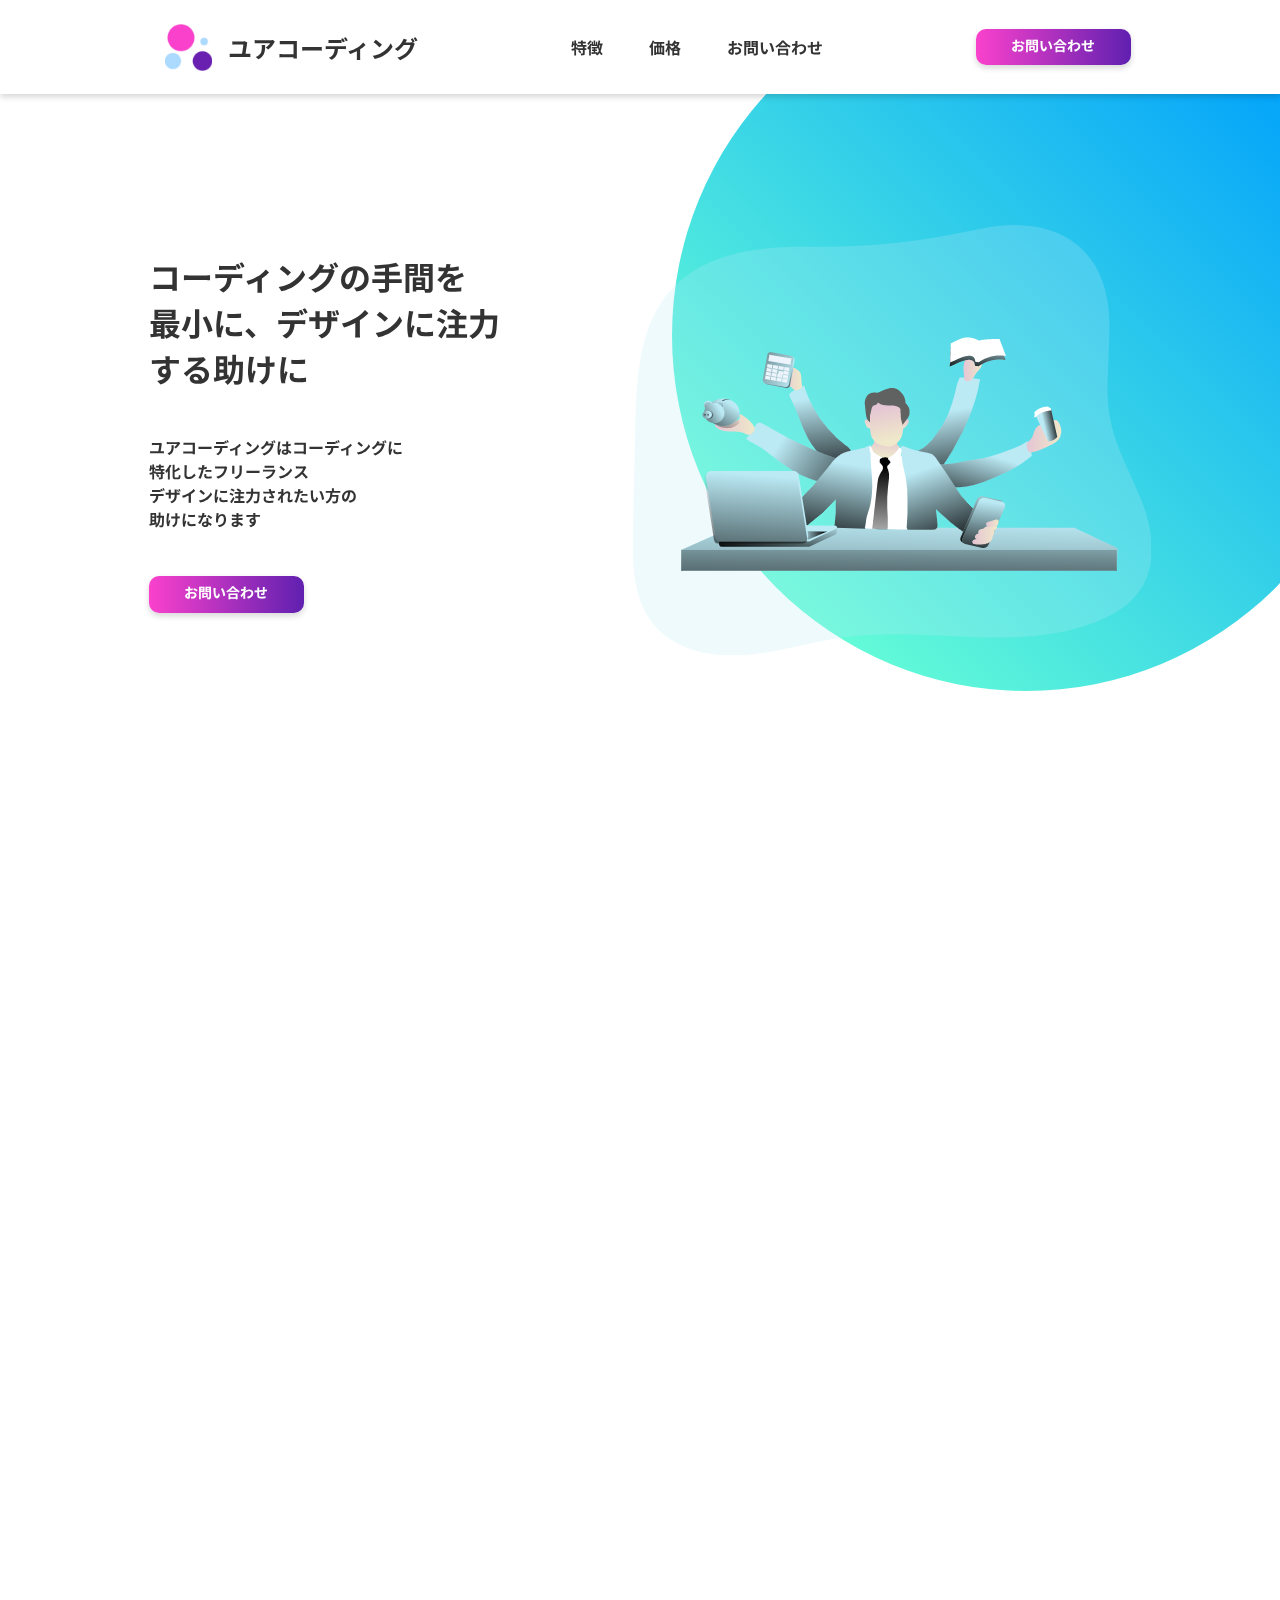
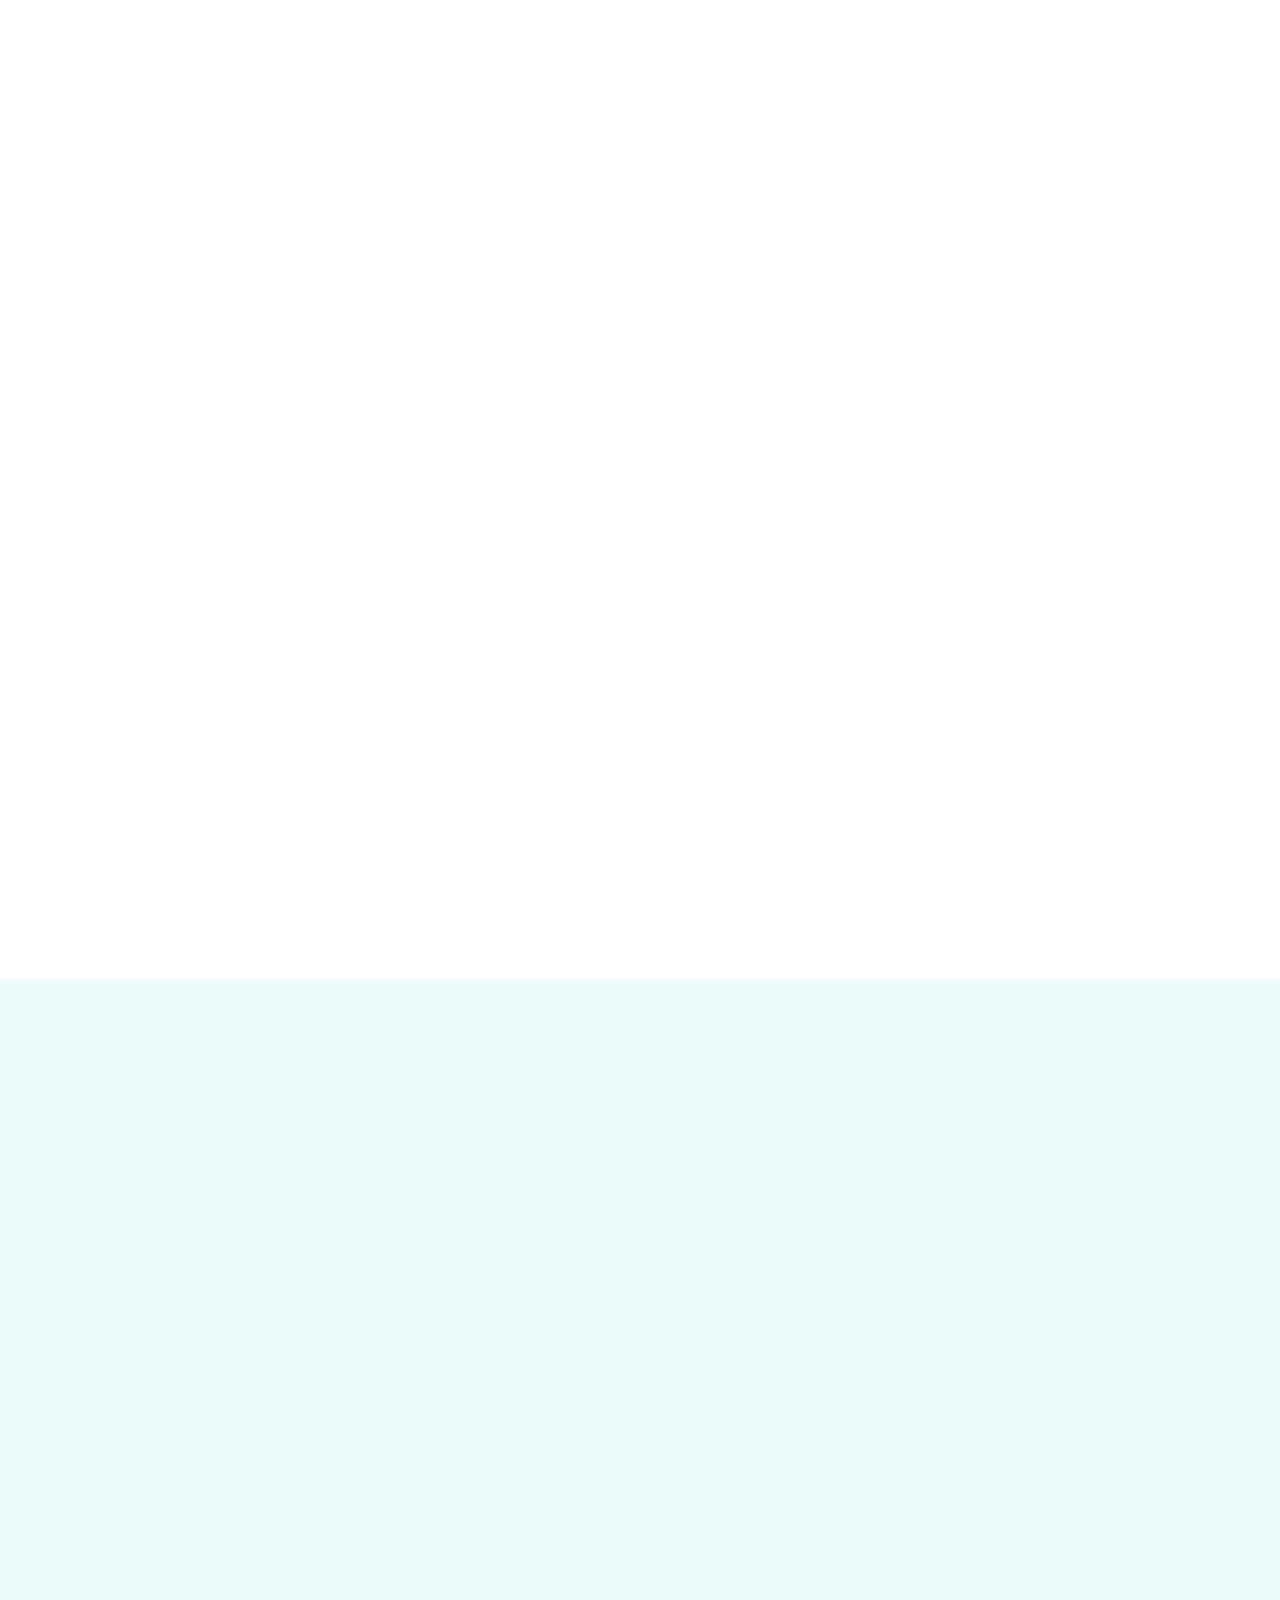
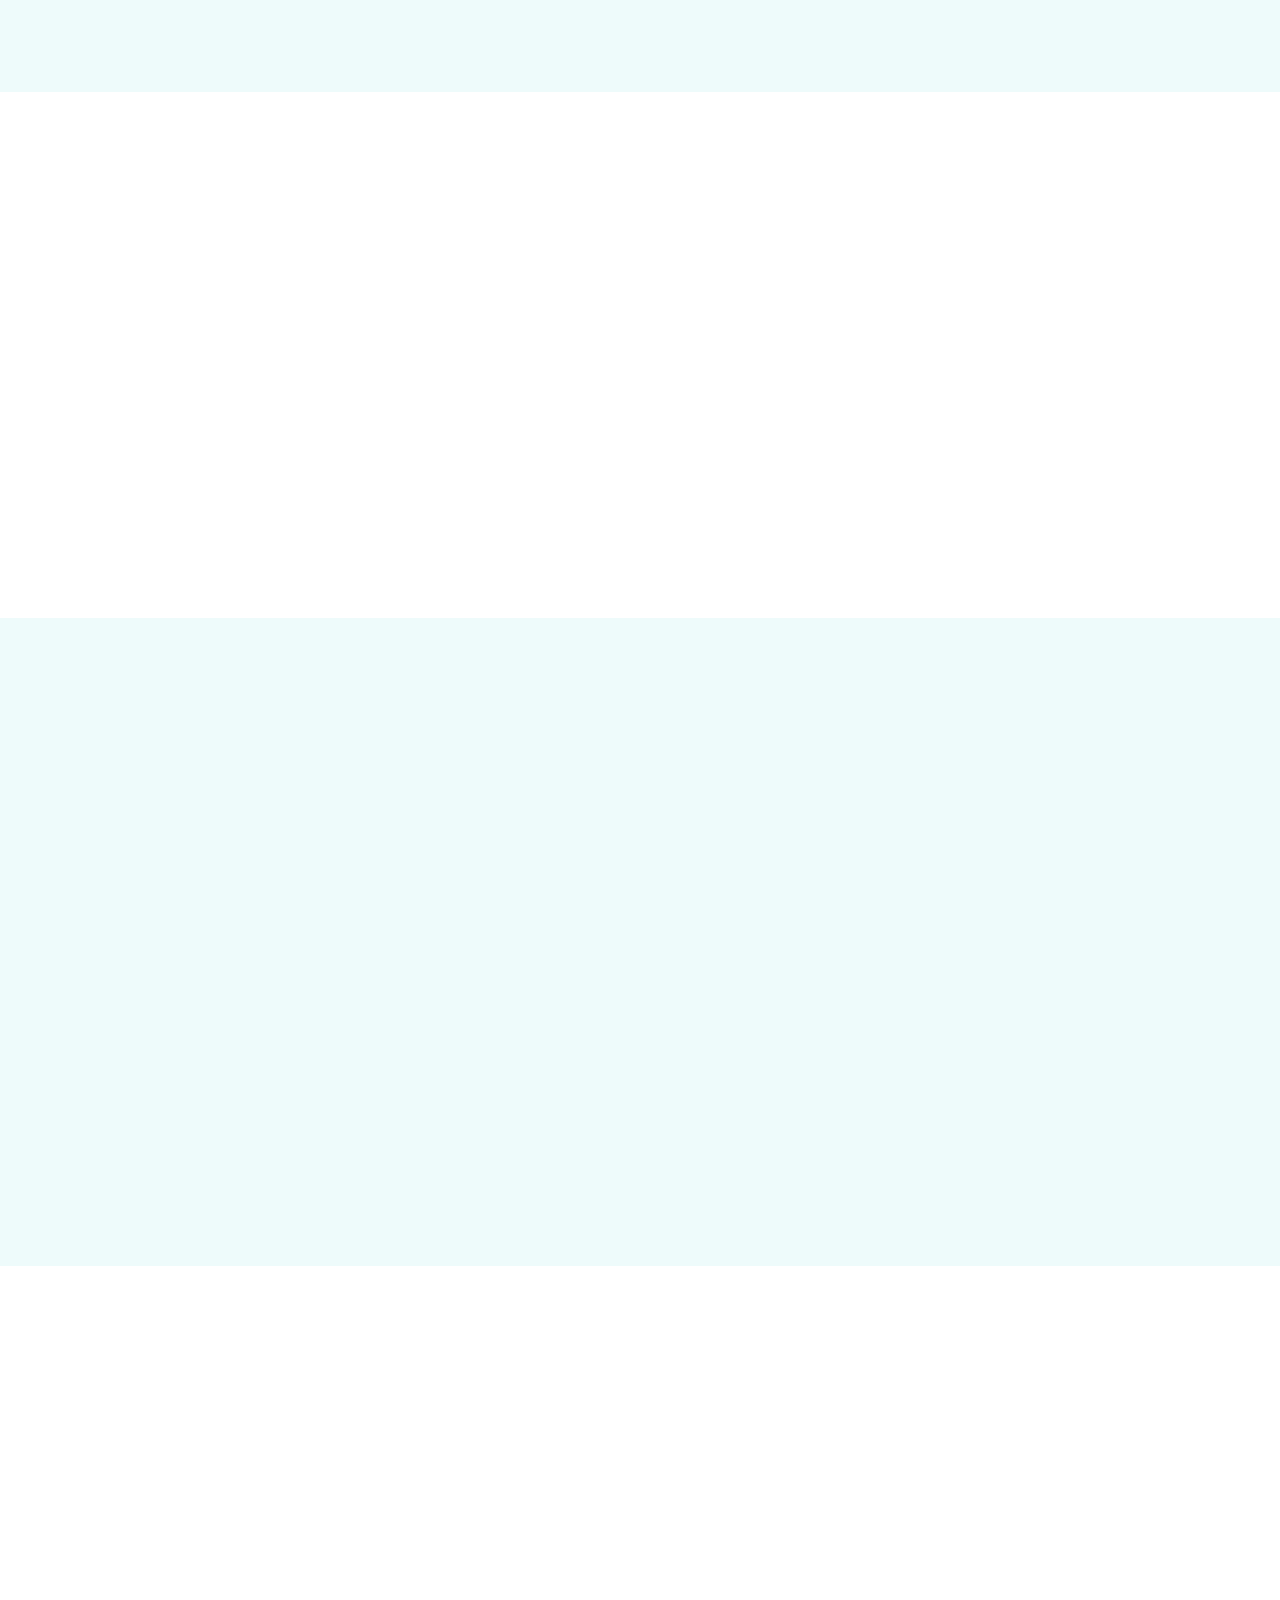
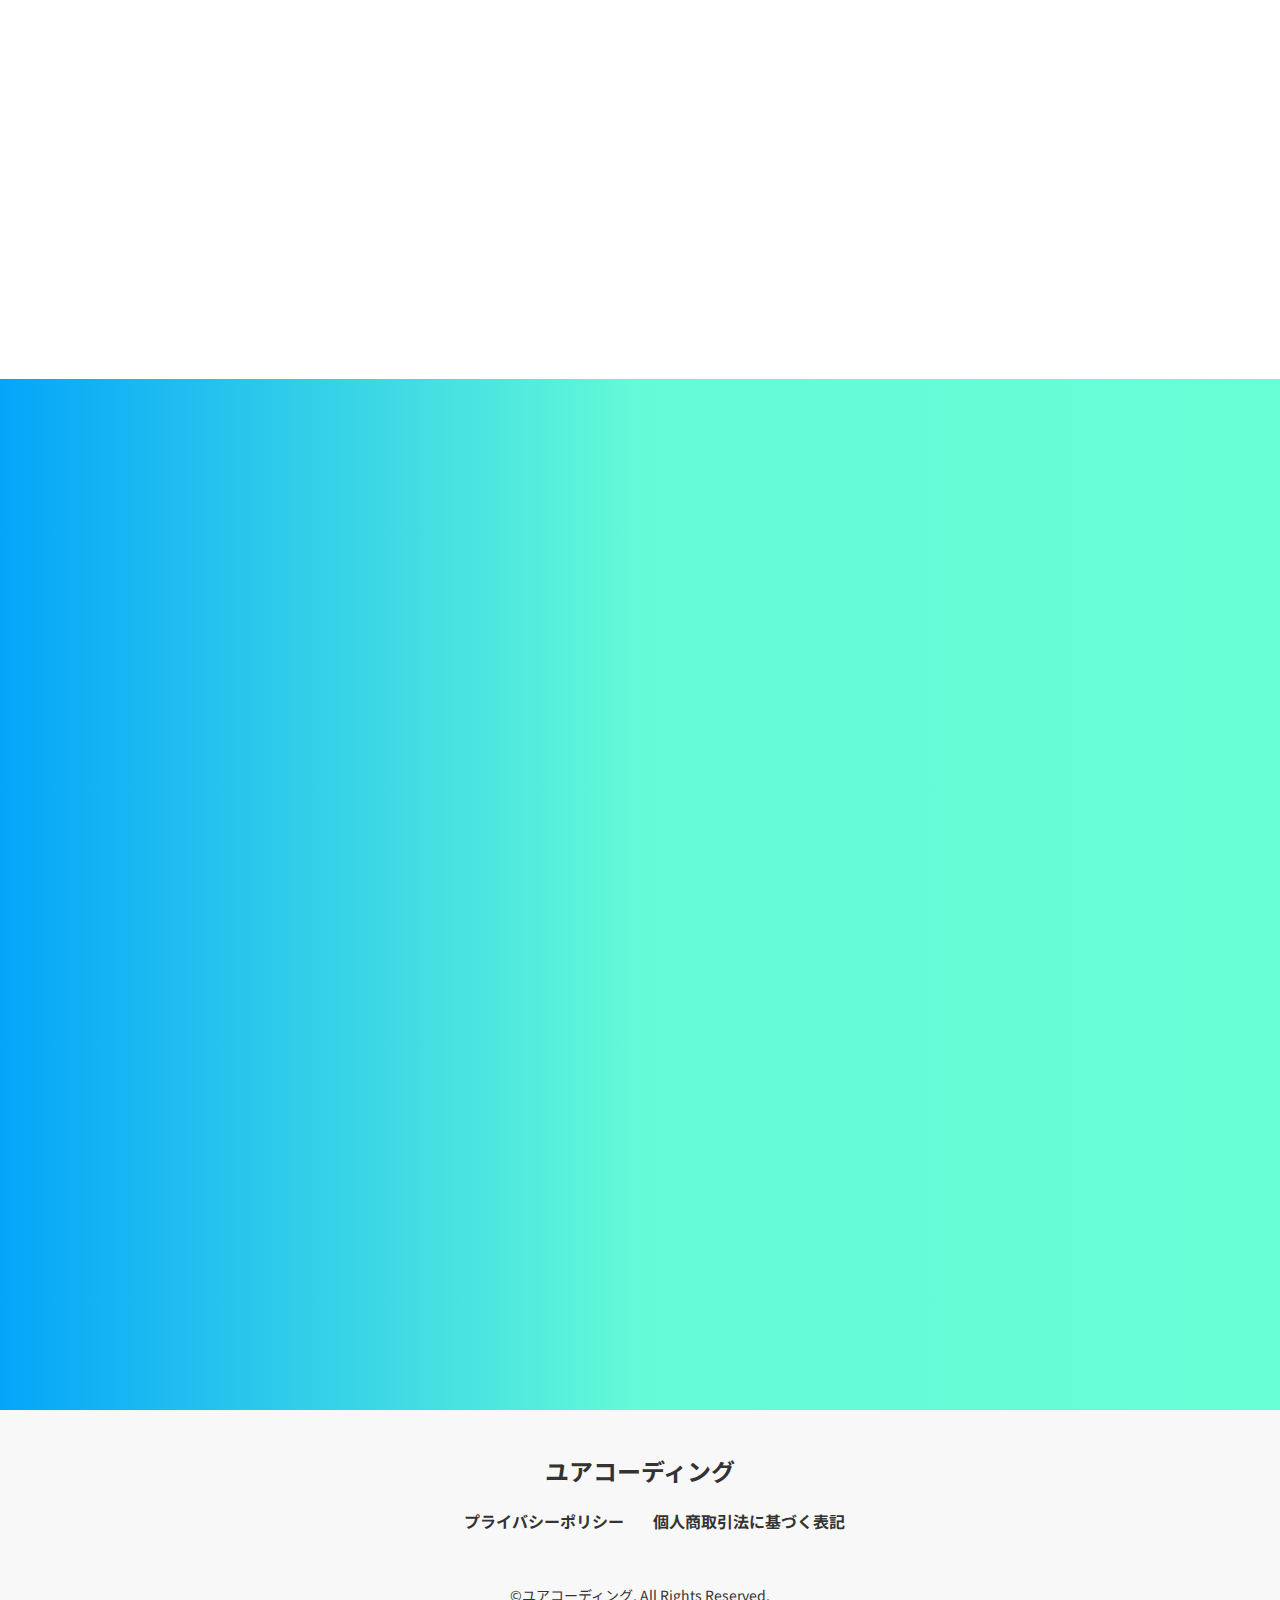
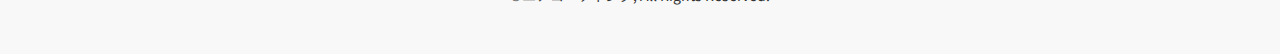
<file: index.html>
<!DOCTYPE html>
<html lang="ja">
<head>
  <meta charset="UTF-8">
  <meta http-equiv="X-UA-Compatible" content="IE=edge">
  <meta name="viewport" content="width=device-width, initial-scale=1.0">
  <meta name="robots" content="noindex">
  <!-- CSS -->
  <link rel="stylesheet" href="css/style.css">
  <link rel="stylesheet" href="css/reset.css">
  <link rel="preconnect" href="https://fonts.googleapis.com">
  <link rel="preconnect" href="https://fonts.gstatic.com" crossorigin>
  <link href="https://fonts.googleapis.com/css2?family=Noto+Sans+JP:wght@400;700&display=swap" rel="stylesheet">
  <!-- ファビコン -->
  <link rel="icon" type="image/png" href="img/Pink and Purple Events & party Entertainment Logo/favicon.ico">
  <!-- swiper.js -->
  <link rel="stylesheet" href="https://cdn.jsdelivr.net/npm/swiper@8/swiper-bundle.min.css"/>
  <!-- aos.js -->
  <link rel="stylesheet" href="css/aos.css">
  <script src="js/aos.js" defer></script>
  <title>ユアコーディング</title>
</head>
<body data-aos-easing="ease" data-aos-duration="400" data-aos-delay="0">
  <div id="wrapper">
    <!-- ヘッダー -->
    <header class="header">
      <div class="inner">
        <h1 class="page-icon">
          <a href="index.html">ユアコーディング</a>
        </h1>
        <!-- PC用メニュー -->
        <nav class="header-nav nav">
          <ul class="nav__items nav-items">
            <li class="nav-items__item"><a href="#features">特徴</a></li>
            <li class="nav-items__item"><a href="#price">価格</a></li>
            <li class="nav-items__item"><a href="#contact">お問い合わせ</a></li>
          </ul>
        </nav>
        <!-- ハンバーガーボタン -->
        <button class="c-hamburger" id="js-hamburger">
          <span></span>
          <span></span>
          <span></span>
        </button>
        <!-- スマホ用ドロワーメニュー -->
        <div class="c-drawer" id="js-drawer">
          <ul class="c-drawer__list">
            <li class="c-drawer__item"><a href="#features" class="c-drawer__link" id="js-features">特徴</a></li>
            <li class="c-drawer__item"><a href="#price" class="c-drawer__link" id="js-price">価格</a></li>
            <li class="c-drawer__item"><a href="#contact" class="c-drawer__link" id="js-contact">お問い合わせ</a></li>
            <li class="c-drawer__item"><a href="#contact" class="c-drawer__link drawer-contact" id="js-cbtn">お問い合わせ</a></li>
          </ul>
        </div>
        <a href="#contact" class="header-contact">お問い合わせ</a>
      </div>
    </header>

    <!-- メインビジュアル -->
    <section class="mv" data-aos="fade" data-aos-duration="1000" data-aos-offset="400">
      <div class="inner">
        <div class="text-area">
          <h1 class="main-copy">コーディングの手間を<br>
            最小に、デザインに注力<br>
            する助けに
          </h1>
          <p class="sub-copy">ユアコーディングはコーディングに<br>
            特化したフリーランス<br>
            デザインに注力されたい方の<br>
            助けになります
          </p>
          <a href="#contact" class="mv-contact">お問い合わせ</a>
        </div>
        <div class="img-area">
          <figure class="img-area-img">
            <img src="img/manager/manager.png" alt="経営者">
          </figure>
        </div>
      </div>
    </section>

    <!-- 3つの特徴 -->
    <section class="features" id="features">
      <div class="inner">
        <h1 class="main-ttl" data-aos="fade-up" data-aos-duration="1000" data-aos-offset="200">ユアコーディング3つの特徴</h1>
        <p class="en-ttl" data-aos="fade-up" data-aos-duration="1000" data-aos-offset="200">FEATURES</p>
        <div class="first" data-aos="fade-right" data-aos-duration="1000" data-aos-offset="200">
          <h2 class="first-ttl">高速コーディング</h2>
          <div class="first-flex">
            <figure class="img-area-img">
              <img src="img/cto/cto.png" alt="高速コーディング">
            </figure>
            <div class="first-contents">
              <h2>コーディングに特化した<br class="tab-br">フリーランスのため、<br>
                スピード感を持った開発が可能。
              </h2>
              <p>開発は常にスピードとの勝負です。<br>
                ユアコーディングは<br class="tab-br">コーディングに特化しているため、<br>
                素早く納品することで、<br class="tab-br">クライアントがデザインに注力<br>
                する助けとなります。
              </p>
            </div>
          </div>
        </div>
        <div class="second" data-aos="fade-left" data-aos-duration="1000" data-aos-offset="200">
          <h2 class="second-ttl">高品質</h2>
          <div class="second-flex">
            <div class="second-contents">
              <h2>正しいマークアップで、<br>
                内部SEOに強いコーディングを<br>
                デフォルトで行います。
              </h2>
              <p>ユアコーディングでは、<br class="tab-br">「予測しやすい」「再利用しやすい」<br>
                「保守しやすい」「拡張しやすい」<br class="tab-br">と言った設計をもとに<br>
                きちんとコーディングを行うため、<br class="tab-br">納品後も安心です。
              </p>
            </div>
            <figure class="img-area-img">
              <img src="img/building_website/building_website.png" alt="高品質">
            </figure>
          </div>
        </div>
        <div class="third" data-aos="fade-right" data-aos-duration="1000" data-aos-offset="200">
          <h2 class="third-ttl">迅速なレスポンス</h2>
          <div class="third-flex">
            <figure class="img-area-img">
              <img src="img/new_message/new_message.png" alt="迅速なレスポンス">
            </figure>
            <div class="third-contents">
              <h2>原則いただいたメッセージは、<br>
                業務時間内であれば6時間以内に<br>
                お返しいたします。
              </h2>
              <p>連絡を返さないフリーランスが多い中、<br>
                ユアコーディングでは定期的な進捗報告など、<br>
                社会人としての基本を踏まえて仕事を行なって<br>
                おります。
              </p>
            </div>
          </div>
        </div>
      </div>
    </section>

    <!-- "価格" -->
    <section class="price" id="price">
      <h1 class="main-ttl" data-aos="fade-up" data-aos-duration="1000" data-aos-offset="200">価格</h1>
      <p class="en-ttl" data-aos="fade-up" data-aos-duration="1000" data-aos-offset="200">PRICE</p>
      <table class="price-tb" Frame="Void" data-aos="fade-up" data-aos-duration="1000" data-aos-offset="200">
        <tr>
          <th class="erase-1 erase-2">HTMLコーディング<br class="tab-br">トップページ</th>
          <td class="erase-1 erase-3">30.000円〜</td>
        </tr>
        <tr>
          <th class="erase-2">HTMLコーディング<br class="tab-br">下層1ページ</th>
          <td class="erase-3">10.000円〜</td>
        </tr>
        <tr>
          <th class="erase-1 erase-2">HTML+WordPress<br class="tab-br">トップページ</th>
          <td class="erase-1 erase-3">55.000円〜</td>
        </tr>
        <tr>
          <th class="erase-2 erase-4">HTML+WordPress<br class="tab-br">下層1ページ</th>
          <td class="erase-3 erase-4">15.000円〜</td>
        </tr>
      </table>
      <p class="attention" data-aos="fade-up" data-aos-duration="1000" data-aos-offset="200">＊詳細な価格はページや仕様によって異なります</p>
    </section>

    <!-- "よくある質問" -->
    <section class="faq">
      <h1 class="main-ttl" data-aos="fade-up" data-aos-duration="1000" data-aos-offset="200">よくある質問</h1>
      <p class="en-ttl" data-aos="fade-up" data-aos-duration="1000" data-aos-offset="200">FAQ</p>
      <div class="c-accordion" data-aos="fade-up" data-aos-duration="1000" data-aos-offset="200">
        <div class="c-accordion__item">
          <p class="c-accordion__title js-accordion__title is-open">デザインから一貫してお願いすることは可能でしょうか</p>
          <p class="c-accordion__body js-accordion__body">ユアコーディングはコーディングに特化したサービスですので、デザインからお受けすることは基本的にありません。<br class="pc-br">
            ただデザインを行う際は提携しているデザイナーと連携して対応させていただきますので、別途ご連絡ください。
          </p>
        </div><!-- .c-accordion__item -->
        <div class="c-accordion__item">
          <p class="c-accordion__title js-accordion__title">WordPressのカスタマイズをお願いすることも可能でしょうか？</p>
          <p class="c-accordion__body js-accordion__body">可能です。ただECサイトなどの場合は構築難易度や工数の関係で綿密にヒアリングさせていただきたく思います。</p>
        </div><!-- .c-accordion__item -->
        <div class="c-accordion__item">
          <p class="c-accordion__title js-accordion__title">コーディングのスピード感が知りたい</p>
          <p class="c-accordion__body js-accordion__body">HTMLレスポンシブ込み5ページで1週間、10ページで2週間、WordPressサイト5ページで2週間、10ページで3週間が目安に<br class="pc-br">
            なります。
          </p>
        </div><!-- .c-accordion__item -->
      </div><!-- .c-accordion -->
    </section><!-- .faq -->

    <!-- "ブログ" -->
    <section class="blog">
      <h1 class="main-ttl" data-aos="fade-up" data-aos-duration="1000" data-aos-offset="200">ブログ</h1>
      <p class="en-ttl" data-aos="fade-up" data-aos-duration="1000" data-aos-offset="200">BLOG</p>
      <div class="blog-wrapper" data-aos="fade-up" data-aos-duration="1000" data-aos-offset="200">
        <div class="first">
          <figure class="card-img">
            <img src="img/austin-distel-wawEfYdpkag-unsplash/austin-distel-wawEfYdpkag-unsplash.png">
          </figure>
          <div class="writing">
            <p class="text">サイトをリニューアルオープンしました。</p>
            <p class="date">2020.01.23</p>
          </div>
        </div>
        <div class="second">
          <figure class="card-img">
            <img src="img/dylan-gillis-KdeqA3aTnBY-unsplash/dylan-gillis-KdeqA3aTnBY-unsplash.png">
          </figure>
          <div class="writing">
            <p class="text">WebサイトでSEO内部施策に適したコーディングでどれぐらいサイトが早くなるのか検証してみました</p>
            <p class="date">2020.01.24</p>
          </div>
        </div>
        <div class="third">
          <figure class="card-img">
            <img src="img/brooke-cagle-g1Kr4Ozfoac-unsplash/brooke-cagle-g1Kr4Ozfoac-unsplash.png">
          </figure>
          <div class="writing">
            <p class="text">ユアコーディングではデザイナーの方を広く募集しています。</p>
            <p class="date">2020.01.25</p>
          </div>
        </div>
      </div><!-- .blog-wrapper -->
    </section>

    <!-- "制作実績" -->
    <section class="works">
      <h1 class="main-ttl" data-aos="fade-up" data-aos-duration="1000" data-aos-offset="200">制作実績</h1>
      <p class="en-ttl" data-aos="fade-up" data-aos-duration="1000" data-aos-offset="200">WORKS</p>
      <div class="swiper-container" data-aos="fade-up" data-aos-duration="1000" data-aos-offset="200">
        <div class="swiper-wrapper">
          <div class="swiper-slide second">
            <figure>
              <img src="img/digital-marketing-1433427_1280/digital-marketing-1433427_1280.png">
            </figure>
            <p class="text">株式会社サンプル様採用サイトのコーデ<br>
              ィングを行いました！
            </p>
            <p class="worker">採用技術：jQuery,Bootstrap4<br>
              実装期間：2週間<br>
              担当コーダー：石井
            </p>
          </div>
          <div class="swiper-slide first">
            <figure>
              <img src="img/arnel-hasanovic-MNd-Rka1o0Q-unsplash/arnel-hasanovic-MNd-Rka1o0Q-unsplash.png">
            </figure>
            <p class="text">コーディングカンファレンスのイベント<br>
              LPの制作を行いました！
            </p>
            <p class="worker">採用技術：jQuery,WordPress<br>
              実装期間：4週間<br>
              担当コーダー：石井
            </p>
          </div>
          <div class="swiper-slide second">
            <figure>
              <img src="img/digital-marketing-1433427_1280/digital-marketing-1433427_1280.png">
            </figure>
            <p class="text">株式会社サンプル様採用サイトのコーデ<br>
              ィングを行いました！
            </p>
            <p class="worker">採用技術：jQuery,Bootstrap4<br>
              実装期間：2週間<br>
              担当コーダー：石井
            </p>
          </div>
          <div class="swiper-slide third">
            <figure>
              <img src="img/hal-gatewood-tZc3vjPCk-Q-unsplash/hal-gatewood-tZc3vjPCk-Q-unsplash.png">
            </figure>
            <p class="text">株式会社サンプル様通販サイトのコーデ<br>
              ィングを行いました！
            </p>
            <p class="worker">採用技術：jQuery,Bootstrap4<br>
              実装期間：6週間<br>
              担当コーダー：石井
            </p>
          </div>
          <div class="swiper-slide second">
            <figure>
              <img src="img/digital-marketing-1433427_1280/digital-marketing-1433427_1280.png">
            </figure>
            <p class="text">株式会社サンプル採用様サイトのコーデ<br>
              ィングを行いました！
            </p>
            <p class="worker">採用技術：jQuery,Bootstrap4<br>
              実装期間：2週間<br>
              担当コーダー：石井
            </p>
          </div>
        </div>
      </div>
    </section>

    <!-- "お問い合わせ" -->
    <section class="contact" id="contact">
      <h1 class="main-ttl" data-aos="fade-up" data-aos-duration="1000" data-aos-offset="200">お問い合わせ</h1>
      <p class="en-ttl" data-aos="fade-up" data-aos-duration="1000" data-aos-offset="200">CONTACT</p>
      <p class="message" data-aos="fade-up" data-aos-duration="1000" data-aos-offset="200">コーディングの人出が足りないとき、<br>
        あなたの力になります
      </p>
      <form action="https://docs.google.com/forms/u/0/d/e/1FAIpQLSd_UipSSGHTqaB5qO0ZXHdNiV82F3rDYDERmQAtW0EuOoeWTA/formResponse" id="form" class="contact-form" data-aos="fade-up" data-aos-duration="1000" data-aos-offset="200">
        <div class="fill-area">
          <div class="name-block">
            <p class="name">お名前</p>
            <div class="required">
              <p>必須</p>
            </div>
          </div>
          <input type="text" name="entry.379989213" class="name-area" placeholder="お名前" required>
          <div class="mail-block">
            <p class="mail">メールアドレス</p>
            <div class="required">
              <p>必須</p>
            </div>
          </div>
          <input type="email" name="entry.1499475923" class="mail-area" placeholder="メールアドレス" required>
          <div class="inquiry-block">
            <p class="inquiry">お問い合わせ内容</p>
            <div class="required">
              <p>必須</p>
            </div>
          </div>
          <textarea name="entry.828782908" id="" cols="30" rows="10" class="inquiry-area" placeholder="お問い合わせ内容" required></textarea>
        </div><!-- .fill-area -->
        <div class="privacy contact-privacy">
          <label for="checkbox" class="privacy-label">
            <input type="checkbox" name="entry.2102208386" id="consent" required class="privacy-btn" value="プライバシーポリシーに同意する">
            <span class="privacy-part"></span>
            プライバシーポリシーに同意する
          </label>
        </div>
        <div class="send">
          <button type="submit" id="js-submit" disabled>送信する</button>
        </div>
      </form><!-- .contact-form -->
      <p class="end-message">お問い合わせありがとうございました</p>
      <p class="false-message">送信失敗です</p>
    </section>

    <!-- "フッター" -->
    <footer class="footer">
      <h2 class="main-ttl">ユアコーディング</h2>
      <div class="policy">
        <p class="policy-1">
          <a href="#">プライバシーポリシー</a>
        </p>
        <p class="policy-2">
          <a href="#">個人商取引法に基づく表記</a>
        </p>
      </div>
      <p class="copyright">©ユアコーディング, All Rights Reserved.</p>
    </footer>
  </div>

  <!-- Swiperの読み込み -->
  <script src="https://cdn.jsdelivr.net/npm/swiper@8/swiper-bundle.min.js"></script>

  <!-- jQueryの読み込み -->
  <script src="js/jquery-3.6.1.min.js"></script>
  <script src="js/main.js"></script>
</body>
</html>
</file>
<file: css/style.css>
@charset "UTF-8";
/*resetCSS*/
html,
body,
h1,
h2,
h3,
h4,
ul,
ol,
dl,
li,
dt,
dd,
p,
div,
span,
img,
a,
table,
tr,
th,
td,
figure,
article {
  margin: 0;
  padding: 0;
  border: 0;
  font-weight: normal;
  font-size: 100%;
  vertical-align: baseline;
  box-sizing: border-box;
}

article,
header,
footer,
aside,
figure,
figcaption,
nav,
section {
  display: block;
}

body {
  line-height: 1;
  -ms-text-size-adjust: 100%;
  -webkit-text-size-adjust: 100%;
}

ol,
ul {
  list-style: none;
  list-style-type: none;
}

body {
  font-family: "Noto Sans JP", sans-serif;
  color: #333333;
  padding-top: 94px;
  overflow-x: hidden;
}

button, input, select, textarea {
  font-family: inherit;
  font-size: 100%;
}

#wrapper {
  width: 100%;
  overflow-x: hidden !important;
}

a {
  text-decoration: none;
  color: #333333;
}

img {
  width: 100%;
  height: auto;
}

/* ===============================================
# ヘッダー
=============================================== */
.header {
  position: fixed; /*追従ナビのためpositionをfixedにする*/
  top: 0; /*ポジション設定topを0*/
  left: 0;
  height: 94px; /*headerの高さを指定*/
  width: 100vw; /*position:fixed;にしたため、横幅100vwを設定*/
  z-index: 200;
  background-color: #fff; /*z-index指定時は背景色は白をでも指定しなければならない*/
  box-shadow: 0 3px 6px rgba(0, 0, 0, 0.16);
}
.header .inner {
  max-width: 1022px;
  height: inherit;
  margin-left: auto;
  margin-right: auto;
  padding: 0 20px;
  display: flex;
  justify-content: space-between;
  align-items: center;
  position: relative;
  /* ハンバーガーメニュー */
  /* クリック時のハンバーガーメニューのスタイリング */
}
@media (max-width: 767px) {
  .header .inner {
    padding: 0 15px 0 5px;
  }
}
.header .inner .page-icon a {
  display: flex;
  align-items: center;
  margin-left: 16px;
  font-size: 24px;
  font-weight: bold;
  color: #333;
  line-height: 1.20833;
}
.header .inner .page-icon a:hover {
  opacity: 0.7;
  transition: all 0.3s;
}
.header .inner .page-icon a:before {
  content: "";
  display: block;
  background-image: url("../img/Pink and Purple Events & party Entertainment Logo/Pink and Purple Events & party Entertainment Logo.png");
  width: 47px;
  height: 47px;
  margin-right: 16px;
}
@media (max-width: 767px) {
  .header .inner .nav {
    display: none;
  }
}
.header .inner .nav .nav-items {
  display: flex;
  align-items: center;
}
.header .inner .nav .nav-items .nav-items__item a {
  color: #333;
  font-weight: bold;
  font-size: 16px;
  line-height: 1.5;
}
.header .inner .nav li:nth-child(2) {
  margin: 0 46px;
}
@media (max-width: 1020px) {
  .header .inner .nav li:nth-child(2) {
    margin: 0 35px;
  }
}
.header .inner .c-hamburger {
  display: none;
}
@media (max-width: 767px) {
  .header .inner .c-hamburger {
    display: block;
    position: relative;
    width: 40px;
    height: 28px;
    background: none;
    border: none;
    -webkit-appearance: none;
       -moz-appearance: none;
            appearance: none;
    cursor: pointer;
    z-index: 200;
  }
}
.header .inner .c-hamburger span {
  display: none;
}
@media (max-width: 767px) {
  .header .inner .c-hamburger span {
    display: inline-block;
    position: absolute;
    left: 0;
    width: 100%;
    height: 4px;
    border-radius: 4px;
    background-color: #333333;
    transition: all 0.4s;
  }
}
.header .inner .c-hamburger span:nth-child(1) {
  top: 0;
}
.header .inner .c-hamburger span:nth-child(2) {
  top: 12px;
}
.header .inner .c-hamburger span:nth-child(3) {
  bottom: 0;
}
.header .inner .c-hamburger.is-checked span:nth-child(1) {
  transform: translateY(12px) rotate(-45deg);
}
.header .inner .c-hamburger.is-checked span:nth-child(2) {
  opacity: 0;
}
.header .inner .c-hamburger.is-checked span:nth-child(3) {
  transform: translateY(-12px) rotate(45deg);
}
.header .inner .c-drawer {
  display: none;
}
@media (max-width: 767px) {
  .header .inner .c-drawer {
    display: none;
    width: 100vw;
    height: 100vh;
    position: fixed;
    background-color: #efeeea; /*ハンバーガーメニュークリック時のナビゲーションメニュー背景色*/
    top: 0;
    left: 0;
    z-index: 100;
  }
}
.header .inner .c-drawer.is-checked {
  display: block;
}
.header .inner .c-drawer__list {
  position: absolute;
  display: flex;
  align-items: center;
  justify-content: center;
}
.header .inner .c-drawer__list {
  display: block;
  position: absolute;
  top: 50%;
  left: 50%;
  transform: translate(-50%, -50%);
}
.header .inner .c-drawer__link {
  display: inline-block;
  margin: 50px 0;
  font-size: 30px;
  text-decoration: none;
  color: #1c273e;
  text-align: center;
}
.header .inner .drawer-contact {
  background: linear-gradient(90deg, #FA41CC, #6020B0);
  color: #fff;
  font-weight: bold;
  font-size: 14px;
  line-height: 1.4;
  padding: 7px 36px 10px 35px;
  border-radius: 10px;
  box-shadow: 0 3px 6px rgba(0, 0, 0, 0.16);
}
.header .inner .header-contact {
  background: linear-gradient(90deg, #FA41CC, #6020B0);
  color: #fff;
  font-weight: bold;
  font-size: 14px;
  line-height: 1.4;
  padding: 7px 36px 10px 35px;
  border-radius: 10px;
  box-shadow: 0 3px 6px rgba(0, 0, 0, 0.16);
}
.header .inner .header-contact:hover {
  opacity: 0.7;
  transition: all 0.3s;
}
@media (max-width: 767px) {
  .header .inner .header-contact {
    display: none;
  }
}

.footer {
  background-color: #F8F8F8;
  text-align: center;
  padding-top: 43px;
  padding-bottom: 49px;
}
.footer .main-ttl {
  font-size: 24px;
  font-weight: bold;
  line-height: 35px;
}
.footer .policy {
  display: flex;
  justify-content: center;
  margin-top: 21px;
}
.footer .policy-1 {
  margin-left: 29px;
  margin-right: 29px;
}
@media (max-width: 767px) {
  .footer .policy-1 {
    margin-left: 0;
    margin-right: 20px;
  }
}
.footer .policy-1 a {
  font-size: 16px;
  font-weight: bold;
  line-height: 24px;
}
@media (max-width: 767px) {
  .footer .policy-1 a {
    font-size: 14px;
  }
}
.footer .policy-2 a {
  font-size: 16px;
  font-weight: bold;
  line-height: 24px;
}
@media (max-width: 767px) {
  .footer .policy-2 a {
    font-size: 14px;
  }
}
.footer .copyright {
  font-size: 14px;
  line-height: 20px;
  margin-top: 52px;
}

/* ===============================================
# メインビジュアル
=============================================== */
.mv {
  background-image: url(../img/楕円形\ 1.svg);
  background-position: top -20px right -100px;
  background-size: auto;
  background-repeat: no-repeat;
}
@media (max-width: 767px) {
  .mv {
    background-position: top 50% left 50%;
    padding-bottom: 50px;
  }
}
.mv .inner {
  max-width: 1022px;
  margin-left: auto;
  margin-right: auto;
  padding-left: 20px;
  display: flex;
  justify-content: space-between;
}
@media (max-width: 767px) {
  .mv .inner {
    display: block;
    text-align: center;
    padding: 0;
  }
}
.mv .inner .text-area {
  padding-top: 253px;
  padding-bottom: 155px;
  z-index: 10;
}
@media (max-width: 767px) {
  .mv .inner .text-area {
    padding-top: 200px;
    padding-bottom: 0;
  }
}
.mv .inner .text-area .main-copy {
  font-weight: bold;
  font-size: 32px;
  line-height: 1.44;
  margin-bottom: 44px;
}
@media (max-width: 1020px) {
  .mv .inner .text-area .main-copy {
    font-size: 28px;
  }
}
@media (max-width: 767px) {
  .mv .inner .text-area .main-copy {
    margin-bottom: 30px;
  }
}
.mv .inner .text-area .sub-copy {
  font-weight: bold;
  font-size: 16px;
  line-height: 1.5;
  margin-bottom: 45px;
}
@media (max-width: 767px) {
  .mv .inner .text-area .sub-copy {
    margin-bottom: 25px;
  }
}
.mv .inner .text-area .mv-contact {
  display: inline-block;
  background: linear-gradient(90deg, #FA41CC, #6020B0);
  color: #fff;
  font-weight: bold;
  font-size: 14px;
  line-height: 1.4;
  padding: 7px 36px 10px 35px;
  border-radius: 10px;
  box-shadow: 0 3px 6px rgba(0, 0, 0, 0.16);
}
.mv .inner .img-area {
  padding-top: 225px;
  z-index: 10;
}
@media (max-width: 1020px) {
  .mv .inner .img-area {
    width: 50%;
  }
}
@media (max-width: 767px) {
  .mv .inner .img-area {
    padding-top: 20px;
    margin-left: auto;
    margin-right: auto;
  }
}

.features {
  padding-top: 71px;
  padding-bottom: 154px;
}
.features .inner {
  max-width: 1022px;
  margin-left: auto;
  margin-right: auto;
}
.features .inner .main-ttl {
  font-size: 32px;
  font-weight: bold;
  line-height: 1.4375;
  text-align: center;
  margin-bottom: 10px;
}
@media (max-width: 767px) {
  .features .inner .main-ttl {
    font-size: 28px;
  }
}
.features .inner .en-ttl {
  color: #3BA6C9;
  font-size: 16px;
  font-weight: bold;
  line-height: 24px;
  text-align: center;
}
.features .inner .first {
  margin-top: 57px;
}
.features .inner .first-ttl {
  font-size: 28px;
  font-weight: bold;
  line-height: 40px;
  text-align: center;
  margin-bottom: 49px;
}
@media (max-width: 767px) {
  .features .inner .first-ttl {
    margin-bottom: 30px;
  }
}
.features .inner .first-flex {
  display: flex;
  justify-content: space-between;
}
@media (max-width: 1020px) {
  .features .inner .first-flex {
    justify-content: space-around;
    padding-left: 15px;
    padding-right: 15px;
  }
}
@media (max-width: 767px) {
  .features .inner .first-flex {
    display: block;
  }
}
@media (max-width: 1020px) {
  .features .inner .first .img-area-img {
    width: 50%;
  }
}
@media (max-width: 767px) {
  .features .inner .first .img-area-img {
    width: 100%;
  }
}
.features .inner .first-contents {
  padding-top: 47px;
}
@media (max-width: 767px) {
  .features .inner .first-contents {
    text-align: center;
    padding-top: 40px;
  }
}
.features .inner .first-contents h2 {
  font-size: 24px;
  font-weight: bold;
  line-height: 41.5px;
  margin-bottom: 45px;
}
@media (max-width: 1020px) {
  .features .inner .first-contents h2 {
    font-size: 22px;
  }
}
@media (max-width: 767px) {
  .features .inner .first-contents h2 {
    font-size: 20px;
    margin-bottom: 25px;
  }
}
.features .inner .first-contents h2 .tab-br {
  display: none;
}
@media (max-width: 1020px) {
  .features .inner .first-contents h2 .tab-br {
    display: block;
  }
}
.features .inner .first-contents p {
  font-size: 16px;
  font-weight: bold;
  line-height: 25.5px;
}
.features .inner .first-contents p .tab-br {
  display: none;
}
@media (max-width: 1020px) {
  .features .inner .first-contents p .tab-br {
    display: block;
  }
}
.features .inner .second {
  padding-top: 86px;
}
@media (max-width: 767px) {
  .features .inner .second {
    padding-top: 80px;
  }
}
.features .inner .second-ttl {
  font-size: 28px;
  font-weight: bold;
  line-height: 40px;
  text-align: center;
  margin-bottom: 59px;
}
@media (max-width: 767px) {
  .features .inner .second-ttl {
    margin-bottom: 30px;
  }
}
.features .inner .second-flex {
  display: flex;
  justify-content: space-between;
}
@media (max-width: 1020px) {
  .features .inner .second-flex {
    justify-content: space-around;
    padding-left: 15px;
    padding-right: 15px;
  }
}
@media (max-width: 767px) {
  .features .inner .second-flex {
    flex-direction: column-reverse;
  }
}
.features .inner .second-contents {
  padding-top: 2px;
}
@media (max-width: 767px) {
  .features .inner .second-contents {
    text-align: center;
    padding-top: 40px;
  }
}
.features .inner .second-contents h2 {
  font-size: 24px;
  font-weight: bold;
  line-height: 43.666px;
  margin-bottom: 40px;
}
@media (max-width: 1020px) {
  .features .inner .second-contents h2 {
    font-size: 22px;
  }
}
@media (max-width: 767px) {
  .features .inner .second-contents h2 {
    font-size: 20px;
    margin-bottom: 25px;
  }
}
.features .inner .second-contents p {
  font-size: 16px;
  font-weight: bold;
  line-height: 25.333px;
}
.features .inner .second-contents p .tab-br {
  display: none;
}
@media (max-width: 1020px) {
  .features .inner .second-contents p .tab-br {
    display: block;
  }
}
@media (max-width: 1020px) {
  .features .inner .second .img-area-img {
    width: 50%;
  }
}
@media (max-width: 767px) {
  .features .inner .second .img-area-img {
    width: 100%;
  }
}
.features .inner .third {
  padding-top: 136px;
}
@media (max-width: 767px) {
  .features .inner .third {
    padding-top: 80px;
  }
}
.features .inner .third-ttl {
  font-size: 28px;
  font-weight: bold;
  line-height: 40px;
  text-align: center;
  margin-bottom: 62px;
}
@media (max-width: 767px) {
  .features .inner .third-ttl {
    margin-bottom: 30px;
  }
}
.features .inner .third-flex {
  display: flex;
  justify-content: space-between;
}
@media (max-width: 1020px) {
  .features .inner .third-flex {
    justify-content: space-around;
    padding-left: 15px;
    padding-right: 15px;
  }
}
@media (max-width: 767px) {
  .features .inner .third-flex {
    display: block;
  }
}
@media (max-width: 1020px) {
  .features .inner .third .img-area-img {
    width: 50%;
  }
}
@media (max-width: 767px) {
  .features .inner .third .img-area-img {
    width: 100%;
  }
}
.features .inner .third-contents {
  padding-top: 20px;
}
@media (max-width: 767px) {
  .features .inner .third-contents {
    text-align: center;
    padding-top: 40px;
  }
}
.features .inner .third-contents h2 {
  font-size: 24px;
  font-weight: bold;
  line-height: 43.666px;
  margin-bottom: 33px;
}
@media (max-width: 1020px) {
  .features .inner .third-contents h2 {
    font-size: 22px;
  }
}
@media (max-width: 767px) {
  .features .inner .third-contents h2 {
    font-size: 20px;
    margin-bottom: 25px;
  }
}
.features .inner .third-contents p {
  font-size: 16px;
  font-weight: bold;
  line-height: 27px;
}

.price {
  background-color: #EEFBFB;
  padding-top: 55px;
  padding-bottom: 68px;
}
.price .main-ttl {
  font-size: 32px;
  font-weight: bold;
  line-height: 46px;
  text-align: center;
  margin-bottom: 11px;
}
@media (max-width: 767px) {
  .price .main-ttl {
    font-size: 28px;
  }
}
.price .en-ttl {
  color: #3BA6C9;
  font-size: 16px;
  font-weight: bold;
  line-height: 24px;
  text-align: center;
}
.price .price-tb {
  max-width: 926px;
  margin-left: auto;
  margin-right: auto;
  margin-top: 70px;
  background-color: #FFFFFF;
  border-collapse: collapse;
  box-shadow: 0 3px 6px rgba(0, 0, 0, 0.1607843137);
}
@media (max-width: 1020px) {
  .price .price-tb {
    width: 80%;
    margin-left: auto;
    margin-right: auto;
  }
}
@media (max-width: 767px) {
  .price .price-tb {
    width: 90%;
    margin-top: 40px;
  }
}
.price .price-tb tr th {
  border: 1px solid #E5E5E5;
  font-size: 16px;
  font-weight: bold;
  line-height: 24px;
  text-align: left;
  padding: 35px 33.5px 35px 19px;
  white-space: nowrap;
}
@media (max-width: 1020px) {
  .price .price-tb tr th {
    width: 30%;
    padding: 35px 19px;
  }
}
@media (max-width: 767px) {
  .price .price-tb tr th {
    width: 100%;
    display: block;
    text-align: center;
  }
}
.price .price-tb tr th .tab-br {
  display: none;
}
@media (max-width: 1020px) {
  .price .price-tb tr th .tab-br {
    display: block;
  }
}
@media (max-width: 767px) {
  .price .price-tb tr th .tab-br {
    display: none;
  }
}
.price .price-tb tr td {
  border: 1px solid #E5E5E5;
  font-size: 16px;
  font-weight: bold;
  line-height: 24px;
  text-align: left;
  padding: 35px 521px 35px 30.5px;
  white-space: nowrap;
}
@media (max-width: 1020px) {
  .price .price-tb tr td {
    padding: 35px 30.5px;
  }
}
@media (max-width: 767px) {
  .price .price-tb tr td {
    display: block;
    text-align: center;
  }
}
.price .price-tb .erase-1 {
  border-top: none;
}
.price .price-tb .erase-2 {
  border-left: none;
}
.price .price-tb .erase-3 {
  border-right: none;
}
.price .price-tb .erase-4 {
  border-bottom: none;
}
.price .attention {
  color: #444444;
  font-size: 16px;
  font-weight: bold;
  line-height: 24px;
  text-align: center;
  margin-top: 36px;
}

.faq {
  background-color: #FFFFFF;
  padding-top: 55px;
  padding-bottom: 86px;
}
.faq .main-ttl {
  text-align: center;
  font-size: 32px;
  font-weight: bold;
  line-height: 46px;
}
@media (max-width: 767px) {
  .faq .main-ttl {
    font-size: 28px;
  }
}
.faq .en-ttl {
  text-align: center;
  color: #3BA6C9;
  font-size: 16px;
  font-weight: bold;
  line-height: 24px;
  margin-top: 11px;
}
.faq .c-accordion {
  max-width: 907px;
  margin-left: auto;
  margin-right: auto;
  margin-top: 32px;
  background-color: #FFFFFF;
}
@media (max-width: 1020px) {
  .faq .c-accordion {
    width: 80%;
    margin-left: auto;
    margin-right: auto;
  }
}
@media (max-width: 767px) {
  .faq .c-accordion {
    width: 90%;
  }
}
.faq .c-accordion .c-accordion__item .c-accordion__title {
  cursor: pointer;
  font-size: 14px;
  font-weight: bold;
  line-height: 20px;
  text-align: center;
  padding-top: 18px;
  padding-bottom: 20px;
  line-height: 20px;
  border: 1px solid #E5E5E5;
}
@media (max-width: 767px) {
  .faq .c-accordion .c-accordion__item .c-accordion__title {
    padding-left: 20px;
    padding-right: 20px;
  }
}
.faq .c-accordion .c-accordion__item .c-accordion__body {
  display: none;
  background-color: #F2F2F2;
  color: #444444;
  font-size: 14px;
  font-weight: bold;
  text-align: left;
  padding-left: 36px;
  padding-right: 86px;
  border: 1px solid #E5E5E5;
}
@media (max-width: 767px) {
  .faq .c-accordion .c-accordion__item .c-accordion__body {
    text-align: center;
    padding-left: 20px;
    padding-right: 20px;
  }
}
.faq .c-accordion .c-accordion__item .c-accordion__body:nth-child(1) {
  padding-top: 17px;
  padding-bottom: 30px;
  line-height: 23px;
}
.faq .c-accordion .c-accordion__item .c-accordion__body:nth-child(2) {
  padding-top: 23px;
  padding-bottom: 27px;
  line-height: 20px;
}
.faq .c-accordion .c-accordion__item .c-accordion__body:nth-child(3) {
  padding-top: 24px;
  padding-bottom: 26px;
  line-height: 23px;
}

.blog {
  background-color: #EEFBFB;
  padding-top: 55px;
  padding-bottom: 91px;
}
.blog .main-ttl {
  text-align: center;
  font-size: 32px;
  font-weight: bold;
  line-height: 46px;
}
@media (max-width: 767px) {
  .blog .main-ttl {
    font-size: 28px;
  }
}
.blog .en-ttl {
  text-align: center;
  color: #3BA6C9;
  font-size: 16px;
  font-weight: bold;
  line-height: 24px;
  margin-top: 11px;
}
.blog-wrapper {
  display: flex;
  margin-left: 70px;
  margin-right: 70px;
  margin-top: 54px;
}
@media (max-width: 767px) {
  .blog-wrapper {
    display: block;
    margin-left: auto;
    margin-right: auto;
  }
}
.blog-wrapper .first {
  width: calc((100vw - 200px) / 3);
  background-color: #FFFFFF;
  box-shadow: 0 3px 6px rgba(0, 0, 0, 0.1607843137);
  position: relative;
}
@media (max-width: 767px) {
  .blog-wrapper .first {
    width: 90%;
    margin-left: auto;
    margin-right: auto;
  }
}
.blog-wrapper .first .writing {
  padding: 14px 30px 0 18px;
}
@media (max-width: 1020px) {
  .blog-wrapper .first .writing {
    padding: 14px 18px 0 18px;
  }
}
.blog-wrapper .first .writing .text {
  font-size: 18px;
  font-weight: bold;
  line-height: 26px;
  min-height: 78px;
}
@media (max-width: 767px) {
  .blog-wrapper .first .writing .text {
    text-align: center;
  }
}
.blog-wrapper .first .writing .date {
  position: absolute;
  bottom: 10px;
  right: 32px;
  color: #444444;
  text-align: right;
  font-size: 16px;
  font-weight: bold;
  line-height: 24px;
}
@media (max-width: 767px) {
  .blog-wrapper .first .writing .date {
    position: initial;
    padding-bottom: 10px;
  }
}
.blog-wrapper .second {
  width: calc((100vw - 200px) / 3);
  background-color: #FFFFFF;
  margin: 0 30px;
  box-shadow: 0 3px 6px rgba(0, 0, 0, 0.1607843137);
}
@media (max-width: 767px) {
  .blog-wrapper .second {
    width: 90%;
    margin-left: auto;
    margin-right: auto;
    margin-top: 40px;
    margin-bottom: 40px;
  }
}
.blog-wrapper .second .writing {
  padding: 14px 29px 0 18px;
}
@media (max-width: 1020px) {
  .blog-wrapper .second .writing {
    padding: 14px 18px 0 18px;
  }
}
.blog-wrapper .second .writing .text {
  font-size: 18px;
  font-weight: bold;
  line-height: 26px;
  min-height: 78px;
}
@media (max-width: 767px) {
  .blog-wrapper .second .writing .text {
    text-align: center;
    margin-bottom: 20px;
  }
}
.blog-wrapper .second .writing .date {
  color: #444444;
  text-align: right;
  font-size: 16px;
  font-weight: bold;
  line-height: 24px;
  padding-bottom: 10px;
}
.blog-wrapper .third {
  width: calc((100vw - 200px) / 3);
  background-color: #FFFFFF;
  box-shadow: 0 3px 6px rgba(0, 0, 0, 0.1607843137);
  position: relative;
}
@media (max-width: 767px) {
  .blog-wrapper .third {
    width: 90%;
    margin-left: auto;
    margin-right: auto;
  }
}
.blog-wrapper .third .writing {
  padding: 14px 45px 0 18px;
}
@media (max-width: 1020px) {
  .blog-wrapper .third .writing {
    padding: 14px 18px 0 18px;
  }
}
.blog-wrapper .third .text {
  font-size: 18px;
  font-weight: bold;
  line-height: 26px;
  min-height: 78px;
}
@media (max-width: 767px) {
  .blog-wrapper .third .text {
    text-align: center;
  }
}
.blog-wrapper .third .date {
  position: absolute;
  bottom: 10px;
  right: 32px;
  color: #444444;
  text-align: right;
  font-size: 16px;
  font-weight: bold;
  line-height: 24px;
}
@media (max-width: 767px) {
  .blog-wrapper .third .date {
    position: initial;
    padding-bottom: 10px;
  }
}

.works {
  background-color: #FFFFFF;
  padding-top: 55px;
  padding-bottom: 90px;
}
.works .main-ttl {
  text-align: center;
  font-size: 32px;
  font-weight: bold;
  line-height: 46px;
}
@media (max-width: 767px) {
  .works .main-ttl {
    font-size: 28px;
  }
}
.works .en-ttl {
  text-align: center;
  color: #3BA6C9;
  font-size: 16px;
  font-weight: bold;
  line-height: 24px;
  margin-top: 11px;
}
.works .swiper-wrapper {
  display: flex;
  margin-top: 68px;
}
.works .swiper-wrapper .first {
  width: 322px;
  border: 1px solid #DDDDDD;
  border-radius: 8px;
}
.works .swiper-wrapper .first .text {
  font-size: 16px;
  font-weight: bold;
  line-height: 24px;
  margin-top: 18px;
  margin-left: 18px;
}
.works .swiper-wrapper .first .worker {
  font-size: 14px;
  font-weight: bold;
  line-height: 20px;
  margin-top: 30px;
  margin-left: 18px;
  margin-bottom: 40px;
}
.works .swiper-wrapper .second {
  width: 322px;
  border: 1px solid #DDDDDD;
  border-radius: 8px;
}
.works .swiper-wrapper .second .text {
  font-size: 16px;
  font-weight: bold;
  line-height: 24px;
  margin-top: 18px;
  margin-left: 18px;
}
.works .swiper-wrapper .second .worker {
  font-size: 14px;
  font-weight: bold;
  line-height: 20px;
  margin-top: 30px;
  margin-left: 18px;
  margin-bottom: 40px;
}
.works .swiper-wrapper .third {
  border: 1px solid #DDDDDD;
  border-radius: 8px;
}
.works .swiper-wrapper .third .text {
  font-size: 16px;
  font-weight: bold;
  line-height: 24px;
  margin-top: 25px;
  margin-left: 18px;
}
.works .swiper-wrapper .third .worker {
  font-size: 14px;
  font-weight: bold;
  line-height: 20px;
  margin-top: 30px;
  margin-left: 18px;
  margin-bottom: 40px;
}

.contact {
  background: linear-gradient(90deg, #05A5FA, #63FBD7, #67FFD6);
  padding-top: 63px;
  padding-bottom: 70px;
}
.contact .main-ttl {
  text-align: center;
  color: #FFFFFF;
  font-size: 32px;
  font-weight: bold;
  line-height: 46px;
}
@media (max-width: 767px) {
  .contact .main-ttl {
    font-size: 28px;
  }
}
.contact .en-ttl {
  text-align: center;
  color: #FFFFFF;
  font-size: 16px;
  font-weight: bold;
  line-height: 24px;
  margin-top: 7px;
}
.contact .message {
  text-align: center;
  color: #FFFFFF;
  font-size: 16px;
  font-weight: bold;
  line-height: 24px;
  margin-top: 36px;
}
.contact-form {
  background-color: #FFFFFF;
  max-width: 908px;
  margin-left: auto;
  margin-right: auto;
  margin-top: 44px;
  padding-top: 31px;
  padding-bottom: 35px;
  box-shadow: 0 3px 6px rgba(0, 0, 0, 0.1607843137);
}
@media (max-width: 1020px) {
  .contact-form {
    width: 90%;
  }
}
.contact-form .fill-area {
  padding-left: 62px;
}
@media (max-width: 767px) {
  .contact-form .fill-area {
    padding-left: 5%;
  }
}
.contact-form .fill-area .name-block {
  display: flex;
  align-items: center;
}
.contact-form .fill-area .name-block .name {
  font-size: 16px;
  font-weight: bold;
  line-height: 24px;
  margin-right: 23px;
}
.contact-form .fill-area .name-area {
  background-color: #EEFBFB;
  max-width: 499px;
  width: 100%;
  height: 43px;
  border: none;
  padding: 0;
  margin-top: 36px;
  margin-bottom: 25px;
  border-radius: 3px;
}
.contact-form .fill-area .name-area::-moz-placeholder {
  color: #aaa;
  padding-left: 20px;
}
.contact-form .fill-area .name-area:-ms-input-placeholder {
  color: #aaa;
  padding-left: 20px;
}
.contact-form .fill-area .name-area::placeholder {
  color: #aaa;
  padding-left: 20px;
}
@media (max-width: 767px) {
  .contact-form .fill-area .name-area {
    width: 95%;
  }
}
.contact-form .fill-area .mail-block {
  display: flex;
  align-items: center;
}
.contact-form .fill-area .mail-block .mail {
  font-size: 16px;
  font-weight: bold;
  line-height: 24px;
  margin-right: 20px;
}
.contact-form .fill-area .mail-area {
  background-color: #EEFBFB;
  max-width: 499px;
  width: 100%;
  height: 43px;
  border: none;
  padding: 0;
  margin-top: 36px;
  margin-bottom: 19px;
  border-radius: 3px;
}
.contact-form .fill-area .mail-area::-moz-placeholder {
  color: #aaa;
  padding-left: 20px;
}
.contact-form .fill-area .mail-area:-ms-input-placeholder {
  color: #aaa;
  padding-left: 20px;
}
.contact-form .fill-area .mail-area::placeholder {
  color: #aaa;
  padding-left: 20px;
}
@media (max-width: 767px) {
  .contact-form .fill-area .mail-area {
    width: 95%;
  }
}
.contact-form .fill-area .inquiry-block {
  display: flex;
  align-items: center;
}
.contact-form .fill-area .inquiry-block .inquiry {
  font-size: 16px;
  font-weight: bold;
  line-height: 24px;
  margin-right: 23px;
}
.contact-form .fill-area .inquiry-area {
  background-color: #EEFBFB;
  max-width: 783px;
  width: 100%;
  height: 179px;
  border: none;
  padding: 0;
  margin-top: 36px;
  border-radius: 3px;
}
.contact-form .fill-area .inquiry-area::-moz-placeholder {
  color: #aaa;
  padding-left: 20px;
  padding-top: 20px;
}
.contact-form .fill-area .inquiry-area:-ms-input-placeholder {
  color: #aaa;
  padding-left: 20px;
  padding-top: 20px;
}
.contact-form .fill-area .inquiry-area::placeholder {
  color: #aaa;
  padding-left: 20px;
  padding-top: 20px;
}
@media (max-width: 1020px) {
  .contact-form .fill-area .inquiry-area {
    width: 95%;
  }
}
.contact-form .fill-area .required {
  width: 60px;
  height: 30px;
  background-color: #0C449B;
  padding: 4px 16px 6px 16px;
  border-radius: 10px;
}
.contact-form .fill-area .required p {
  color: #FFFFFF;
  font-size: 14px;
  font-weight: bold;
  line-height: 20px;
  text-align: center;
}
.contact-form .privacy {
  margin-top: 27px;
  text-align: center;
}
.contact-form .privacy #consent {
  width: 20px;
  height: 20px;
  border: 1px solid #707070;
  margin: 0 10px 0 0;
  position: relative;
  top: 4px;
}
.contact-form .privacy label {
  font-size: 16px;
  font-weight: bold;
  line-height: 24px;
}
.contact-form .send {
  text-align: center;
  margin-top: 30px;
}
.contact-form .send button {
  background-color: #B2B2B2;
  border-radius: 10px;
  color: #FFFFFF;
  padding: 8px 50px 9px 49px;
  font-size: 14px;
  font-weight: bold;
  line-height: 20px;
  border: none;
}
.contact-form .send .is-checked {
  background: linear-gradient(90deg, #FA41CC, #6020B0);
  cursor: pointer;
  box-shadow: 0 3px 6px rgba(0, 0, 0, 0.16);
}
.contact-form .send .is-checked:hover {
  opacity: 0.7;
  transition: all 0.3s;
}
.contact .end-message {
  display: none;
  font-size: 24px;
  text-align: center;
  margin-top: 40px;
}
.contact .false-message {
  display: none;
  font-size: 24px;
  text-align: center;
}/*# sourceMappingURL=style.css.map */
</file>
